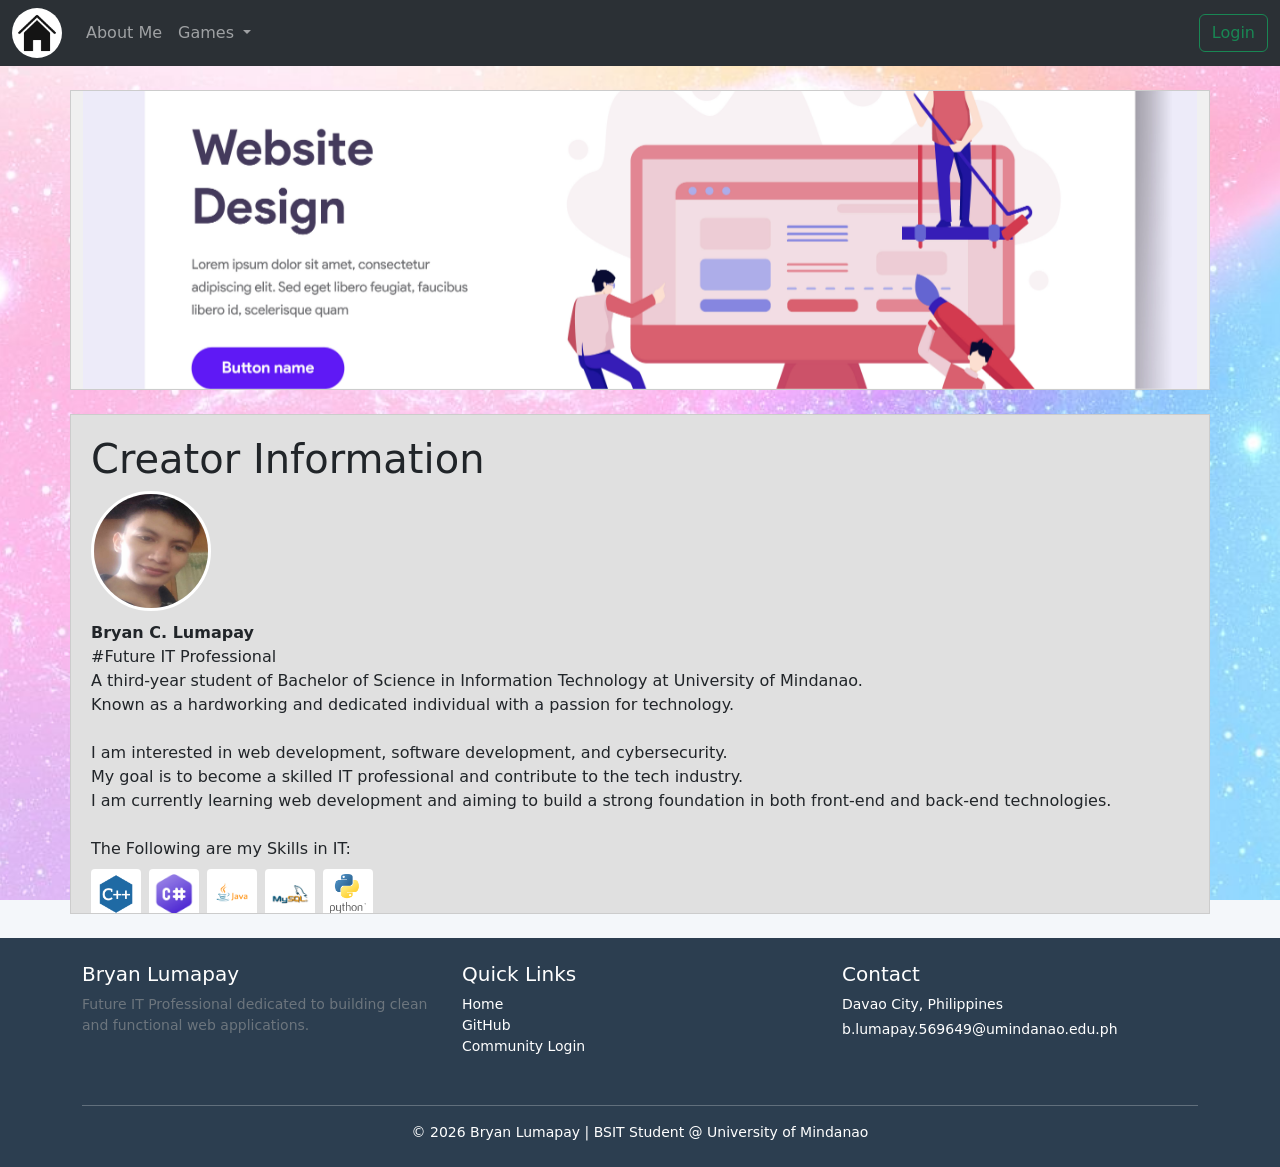
<file: index.html>
<!doctype html>
<html lang="en">
  <head>
    <meta charset="utf-8">
    <meta name="viewport" content="width=device-width, initial-scale=1">
    <title>Bryan's Website</title>
    <link href="https://cdn.jsdelivr.net/npm/bootstrap@5.3.8/dist/css/bootstrap.min.css" rel="stylesheet" integrity="sha384-sRIl4kxILFvY47J16cr9ZwB07vP4J8+LH7qKQnuqkuIAvNWLzeN8tE5YBujZqJLB" crossorigin="anonymous">
    <link rel="stylesheet" href="index.css">
  </head>

  <!-- ...................................................................  -->
  <body style="
  background-image: url('imgfiles/bg_image.png');
    background-size: cover;
    background-position: center;
    background-repeat: no-repeat;
    background-attachment: fixed;
    background-color: #f4f7fa; 
    
    min-height: 100vh;
    margin: 0;
  ">
    <nav class="navbar navbar-expand-lg bg-body-tertiary" data-bs-theme="dark">
  <div class="container-fluid">
    <a class="navbar-brand" href="index.html" id="home_img"></a>
    <button class="navbar-toggler" type="button" data-bs-toggle="collapse" data-bs-target="#navbarSupportedContent" aria-controls="navbarSupportedContent" aria-expanded="false" aria-label="Toggle navigation">
      <span class="navbar-toggler-icon"></span>
    </button>
    <div class="collapse navbar-collapse" id="navbarSupportedContent">
      <ul class="navbar-nav me-auto mb-2 mb-lg-0">
        <!-- buttons  -->
        <li class="nav-item">
          <a class="nav-link" href="https://github.com/blumapay569649-design/AboutME">About Me</a>
        </li>
        <li class="nav-item dropdown">
          <a class="nav-link dropdown-toggle" href="#" role="button" data-bs-toggle="dropdown" aria-expanded="false">
            Games
          </a>
          <ul class="dropdown-menu">
            <li><hr class="dropdown-divider">---Competitive---</li>
            <li><a class="dropdown-item" href="https://store.steampowered.com/app/570/Dota_2/">Dota 2</a></li>
            <li><a class="dropdown-item" href="https://playvalorant.com/en-gb/">Valorant</a></li>
            <li><a class="dropdown-item" href="https://www.leagueoflegends.com/en-ph/">League of Legends</a></li>
            <li><a class="dropdown-item" href="https://www.mobilelegends.com/">Mobile Legends</a></li>
            <li><hr class="dropdown-divider">---Gacha---</li>
            <li><a class="dropdown-item" href="https://wutheringwaves.kurogames.com/en/">Wuthering Waves</a></li>
            <li><a class="dropdown-item" href="https://hsr.hoyoverse.com/en-us/">Honkai Star Rail</a></li>
            <li><a class="dropdown-item" href="https://zenless.hoyoverse.com/en-us/">Zenless Zone Zero</a></li>
            <li><a class="dropdown-item" href="https://endfield.gryphline.com/en-us">Arknights: Endfield</a></li>
          </ul>
        </li>
      </ul>
      <form class="d-flex" role="search">
        <a class="btn btn-outline-success" href="login.html" role="button">Login</a>
      </form>
    </div>
  </div>
</nav>
<!-- ...................................................................  -->
    <!-- CAROUSEL -->
    <div class="container mt-4" style="height: 300px; background-color: #f0f0f0; border: 1px solid #ccc; overflow: hidden;"> <div id="carouselExample" class="carousel slide h-100 w-100">
    <div class="carousel-inner h-100">
      <div class="carousel-item active h-100">  <!-- ! -->
        <img src="imgfiles/web1.png" class="d-block w-100 h-100" alt="..." style="object-fit: cover;">
      </div>
    <div class="carousel-item">  <!-- ! -->
      <img src="imgfiles/web2.png" class="d-block w-100 h-100" alt="..." style="object-fit: cover;">
    </div>
    <div class="carousel-item">  <!-- ! -->
      <img src="imgfiles/web3.png" class="d-block w-100 h-100" alt="..." style="object-fit: cover;">
    </div>
  </div>
  <button class="carousel-control-prev" type="button" data-bs-target="#carouselExample" data-bs-slide="prev">
    <span class="carousel-control-prev-icon" aria-hidden="true"></span>
    <span class="visually-hidden">Previous</span>
  </button>
  <button class="carousel-control-next" type="button" data-bs-target="#carouselExample" data-bs-slide="next">
    <span class="carousel-control-next-icon" aria-hidden="true"></span>
    <span class="visually-hidden">Next</span>
  </button>
</div>
    </div>
    
<!-- ...................................................................  -->
    <!-- body -->
     <div class="container window-container scroll-window">
    <div class="">
      <h1>Creator Information</h1>
        <img src="imgfiles/me.png" alt="profilepic" id="profilepic">
        <div><strong>Bryan C. Lumapay</strong><br>#Future IT Professional</div>
        <p class="textcolor">
            A third-year student of Bachelor of Science in Information Technology at University of Mindanao.
            <br>Known as a hardworking and dedicated individual with a passion for technology. 
            <br>
            <br> I am interested in web development, software development, and cybersecurity.
            <br> My goal is to become a skilled IT professional and contribute to the tech industry.
            <br> I am currently learning web development and aiming to build a strong foundation in both front-end and back-end technologies.
        </p>
    </div>

    <div class="mt-4">
        <span class="div-label">The Following are my Skills in IT:</span>
        <div class="d-flex gap-2 flex-wrap mt-2">
          <img src="imgfiles/c++.png" class="skill-icon" alt="">
          <img src="imgfiles/csharp.png" class="skill-icon" alt="">
            <img src="imgfiles/java.png" class="skill-icon" alt="">
            <img src="imgfiles/mysql.png" class="skill-icon" alt="">
            <img src="imgfiles/python.png" class="skill-icon" alt="">
        </div>
    </div>

    <div class="">
        <span class="div-label"><br>What's my projects and achievements?</span>
        <p class="textcolor">
            This is one of my projects, that is to create a portfolio in html. 
            <br>
            <br> Blood Bank Management System is my final project during my 2nd year.
            <br> <button onclick="window.location.href='https://drive.google.com/drive/folders/1av3ay-Np_PzhfAetiL0M91vg0GAZExA1?usp=sharing'">LINK</button>
            <br>
        </p>
    </div>
</div>

<!-- footer -->
<footer class="container-fluid mt-4 py-4" style="background-color: #2c3e50; color: white;">
    <div class="container">
        <div class="row">
            <div class="col-md-4 mb-3">
                <h5>Bryan Lumapay</h5>
                <p class="small text-secondary">Future IT Professional dedicated to building clean and functional web applications.</p>
            </div>
            
            <div class="col-md-4 mb-3">
                <h5>Quick Links</h5>
                <ul class="list-unstyled small">
                    <li><a href="index.html" class="text-white text-decoration-none">Home</a></li>
                    <li><a href="https://github.com/blumapay569649-design" class="text-white text-decoration-none">GitHub</a></li>
                    <li><a href="login.html" class="text-white text-decoration-none">Community Login</a></li>
                </ul>
            </div>
            
            <div class="col-md-4 mb-3">
                <h5>Contact</h5>
                <p class="small mb-1">Davao City, Philippines</p>
                <p class="small">b.lumapay.569649@umindanao.edu.ph</p>
            </div>
        </div>
        <hr class="bg-secondary">
        <div class="text-center small">
            &copy; 2026 Bryan Lumapay | BSIT Student @ University of Mindanao
        </div>
    </div>
</footer>

    <script src="https://cdn.jsdelivr.net/npm/bootstrap@5.3.8/dist/js/bootstrap.bundle.min.js" integrity="sha384-FKyoEForCGlyvwx9Hj09JcYn3nv7wiPVlz7YYwJrWVcXK/BmnVDxM+D2scQbITxI" crossorigin="anonymous"></script>
  </body>

</html>
</file>
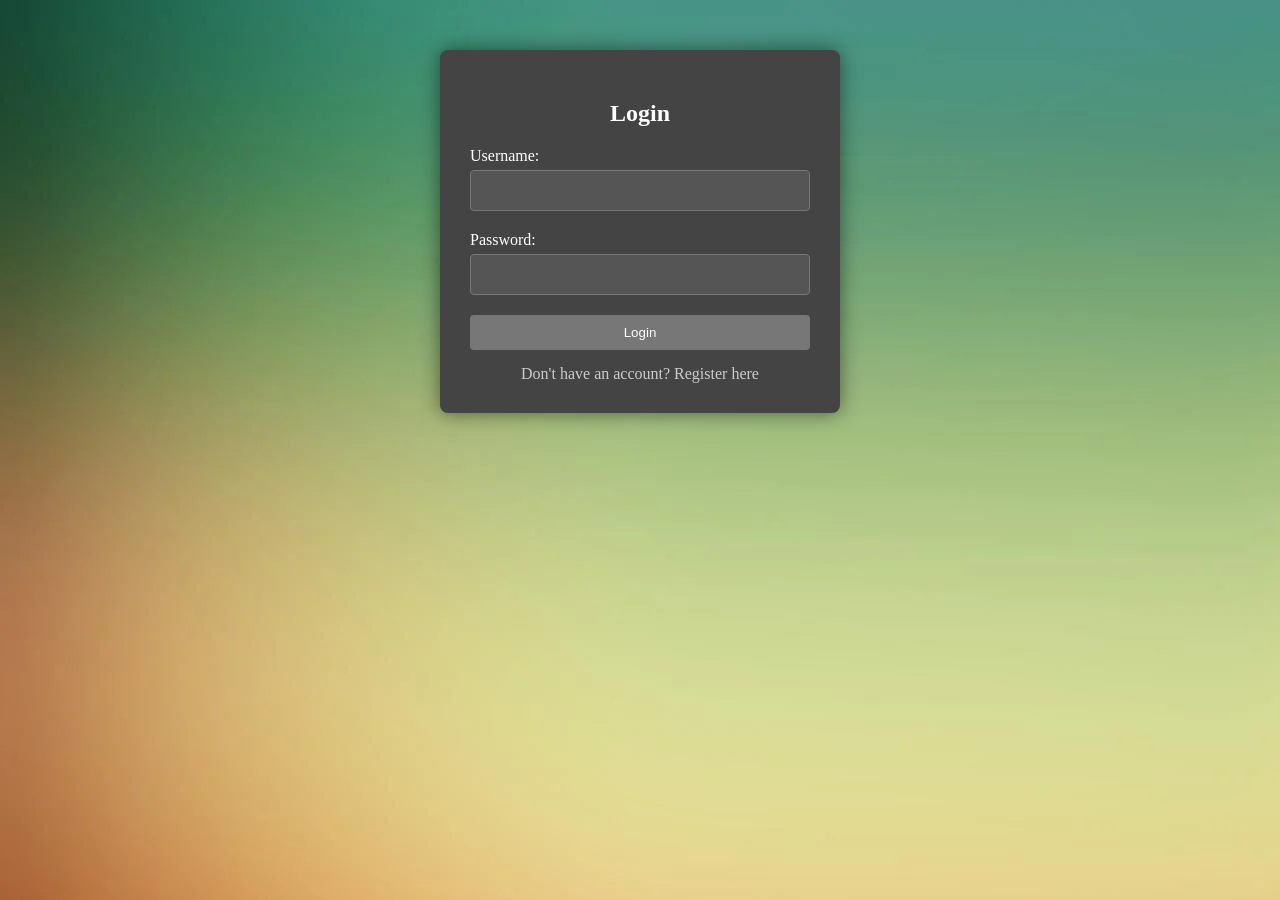
<file: login.html>
<!DOCTYPE html>
<html lang="en">
<head>
    <meta charset="UTF-8">
    <meta name="viewport" content="width=device-width, initial-scale=1.0">
    <title>User Login</title>
    <link rel="stylesheet" href="login.css">
</head>
<body id="body">
    <div class="login-form">
        <h2>Login</h2>
        <form action="/login" method="post">
            <label for="username">Username:</label>
            <input type="text" id="username" name="username" required>

            <label for="password">Password:</label>
            <input type="password" id="password" name="password" required>

            <button type="submit">Login</button>
        </form>
        <div class="register-link">
            <a href="register.html">Don't have an account? Register here</a>
        </div>
    </div>
</body>
</html>
</file>
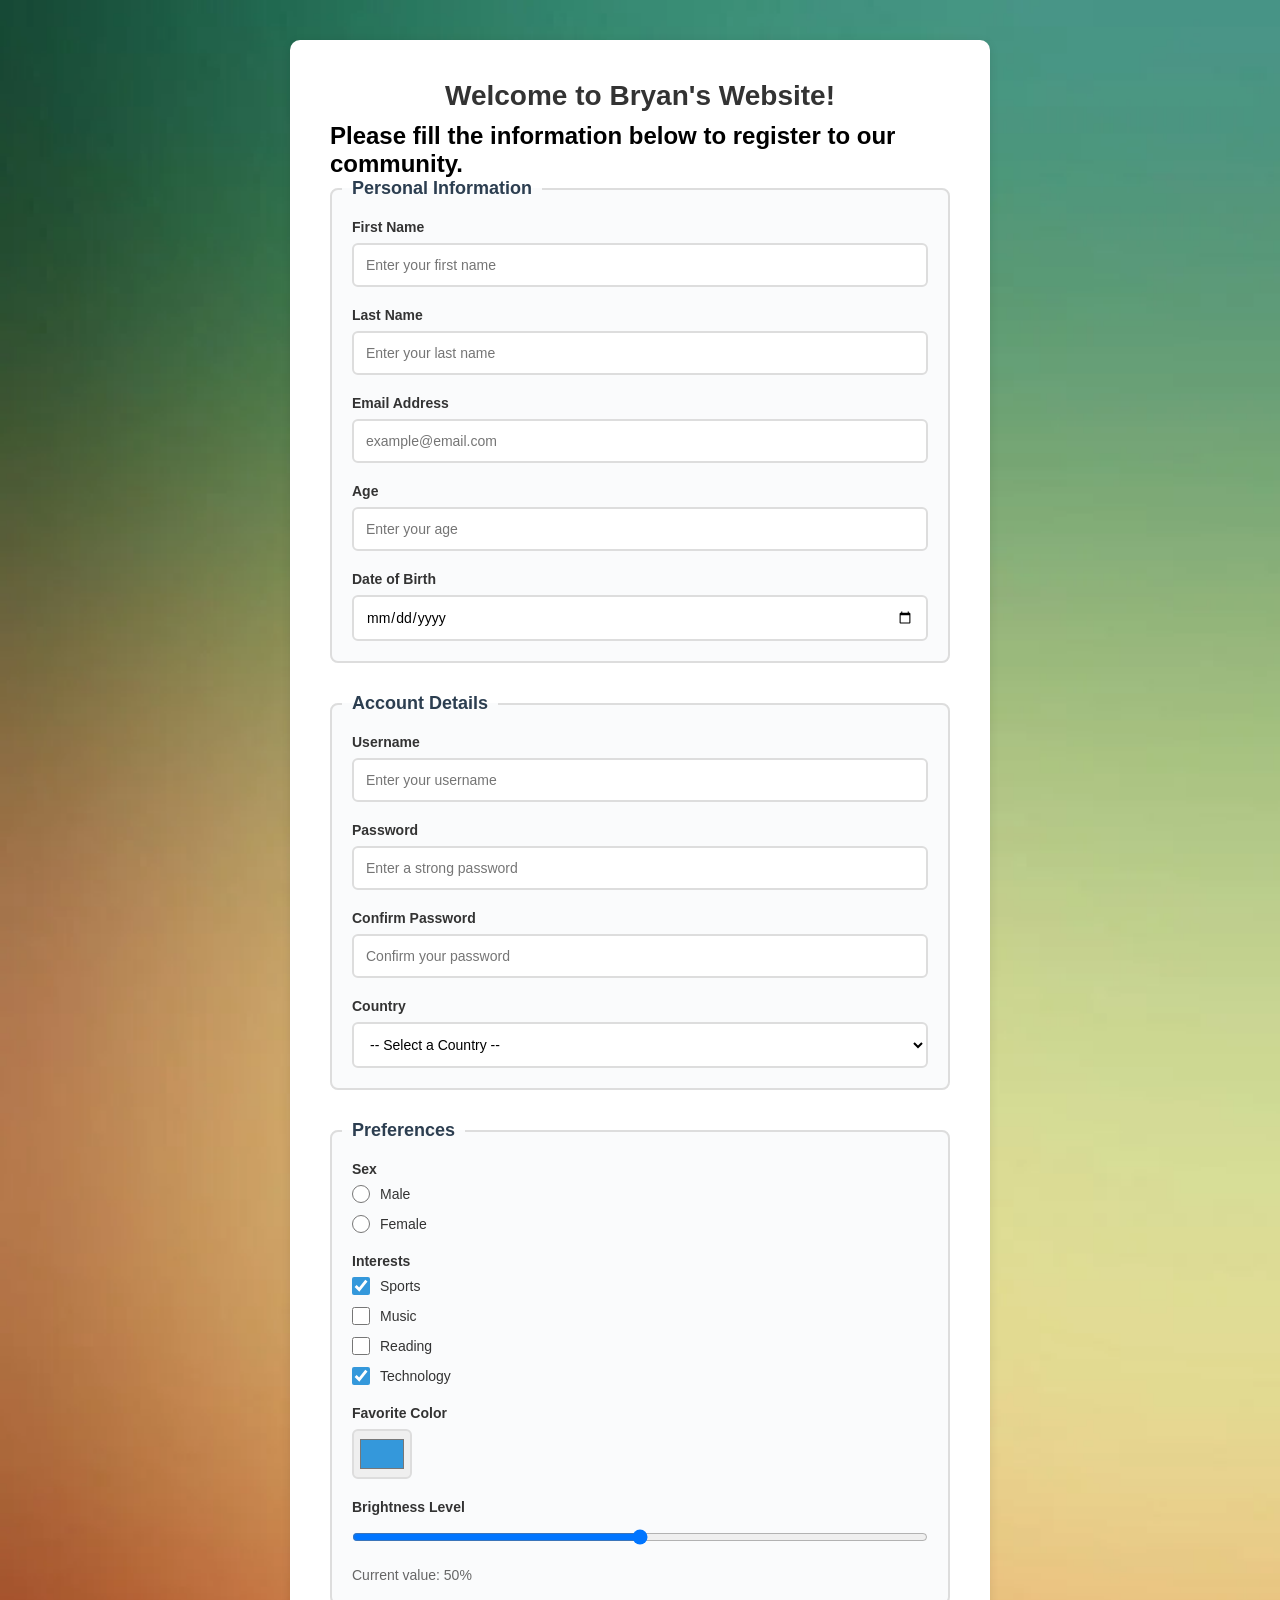
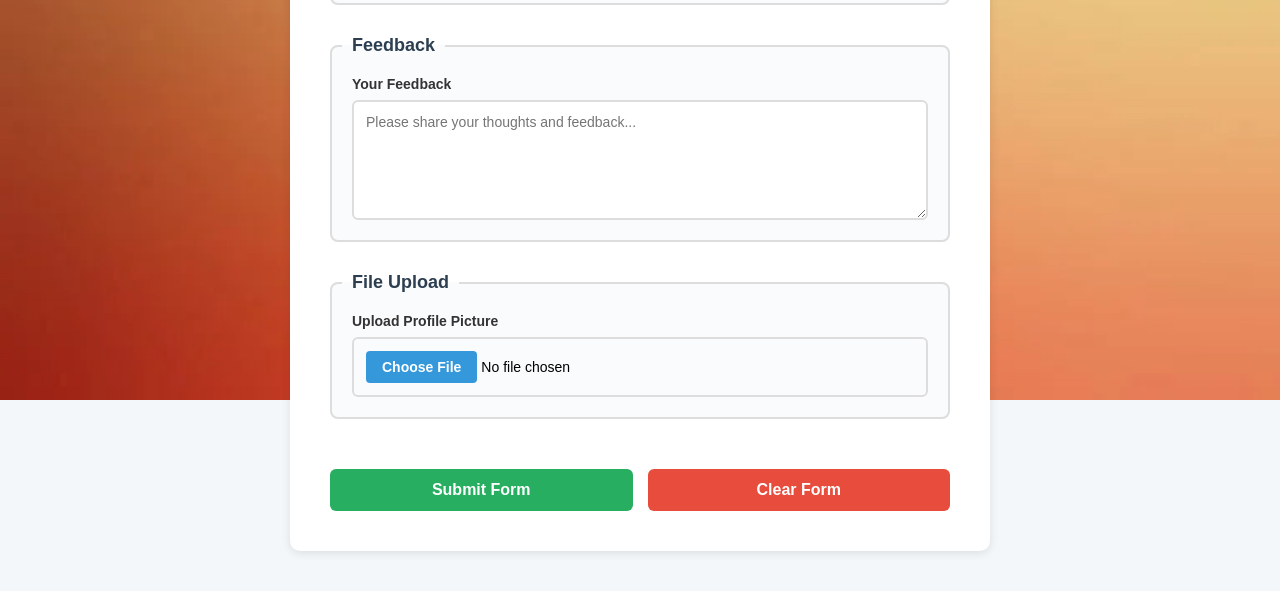
<file: register.html>
<!DOCTYPE html>
<html lang="en">
<head>
    <meta charset="UTF-8">
    <meta name="viewport" content="width=device-width, initial-scale=1.0">
    <title>Register</title>
    <link rel="stylesheet" href="register.css">
</head>
<body>
    <div class="container">
        <h1>Welcome to Bryan's Website!</h1>
        <h2>Please fill the information below to register to our community.</h2>

        <form action="index.html" method="post" autocomplete="on" target="_self" id="landingForm">
            
            <fieldset>
                <legend>Personal Information</legend>
                
                <div class="form-group">
                    <label for="firstName">First Name</label>
                    <input type="text" id="firstName" name="firstName" placeholder="Enter your first name" required maxlength="50">
                </div>

                <div class="form-group">
                    <label for="lastName">Last Name</label>
                    <input type="text" id="lastName" name="lastName" placeholder="Enter your last name" required maxlength="50">
                </div>

                <div class="form-group">
                    <label for="email">Email Address</label>
                    <input type="email" id="email" name="email" placeholder="example@email.com" required>
                </div>

                <div class="form-group">
                    <label for="age">Age</label>
                    <input type="number" id="age" name="age" placeholder="Enter your age" min="18" max="120" required>
                </div>

                <div class="form-group">
                    <label for="birthDate">Date of Birth</label>
                    <input type="date" id="birthDate" name="birthDate" required>
                </div>
            </fieldset>

            <fieldset>
                <legend>Account Details</legend>
                
                <div class="form-group">
                    <label for="username">Username</label>
                    <input type="text" id="username" name="username" placeholder="Enter your username" required>
                </div>

                <div class="form-group">
                    <label for="password">Password</label>
                    <input type="password" id="password" name="password" placeholder="Enter a strong password" required>
                </div>

                <div class="form-group">
                    <label for="confirmPassword">Confirm Password</label>
                    <input type="password" id="confirmPassword" name="confirmPassword" placeholder="Confirm your password" required>
                </div>

                <div class="form-group">
                    <label for="country">Country</label>
                    <select id="country" name="country" required>
                        <option value="">-- Select a Country --</option>
                        <option value="usa">United States</option>
                        <option value="canada">Canada</option>
                        <option value="uk">United Kingdom</option>
                        <option value="australia">Australia</option>
                        <option value="india">Philippines</option>
                        <option value="other">Other</option>
                    </select>
                </div>
            </fieldset>

            <fieldset>
                <legend>Preferences</legend>
                
                <div class="form-group">
                    <label>Sex</label>
                    <div class="radio-group">
                        <div class="radio-item">
                            <input type="radio" id="male" name="gender" value="male" required>
                            <label for="male">Male</label>
                        </div>
                        <div class="radio-item">
                            <input type="radio" id="female" name="gender" value="female">
                            <label for="female">Female</label>
                        </div>
                    </div>
                </div>

                <div class="form-group">
                    <label>Interests</label>
                    <div class="checkbox-group">
                        <div class="checkbox-item">
                            <input type="checkbox" id="sports" name="interests" value="sports" checked>
                            <label for="sports">Sports</label>
                        </div>
                        <div class="checkbox-item">
                            <input type="checkbox" id="music" name="interests" value="music">
                            <label for="music">Music</label>
                        </div>
                        <div class="checkbox-item">
                            <input type="checkbox" id="reading" name="interests" value="reading">
                            <label for="reading">Reading</label>
                        </div>
                        <div class="checkbox-item">
                            <input type="checkbox" id="technology" name="interests" value="technology" checked>
                            <label for="technology">Technology</label>
                        </div>
                    </div>
                </div>

                <div class="form-group">
                    <label for="colorPref">Favorite Color</label>
                    <input type="color" id="colorPref" name="colorPref" value="#3498db">
                </div>

                <div class="form-group">
                    <label for="brightness">Brightness Level</label>
                    <input type="range" id="brightness" name="brightness" min="0" max="100" value="50">
                    <div class="range-value">Current value: <span id="brightnessValue">50</span>%</div>
                </div>
            </fieldset>

            <fieldset>
                <legend>Feedback</legend>
                
                <div class="form-group">
                    <label for="feedback">Your Feedback</label>
                    <textarea id="feedback" name="feedback" placeholder="Please share your thoughts and feedback..."></textarea>
                </div>
            </fieldset>

            <fieldset>
                <legend>File Upload</legend>
                
                <div class="form-group">
                    <label for="profilePicture">Upload Profile Picture</label>
                    <input type="file" id="profilePicture" name="profilePicture">
                </div>
            </fieldset>
            <div class="button-group">
                <input type="submit" value="Submit Form">
                <input type="reset" value="Clear Form">
            </div>
        </form>
    </div>
            <script src="script.js"></script>
</body>
</html>
</file>
<file: index.css>
.window-container {
    overflow: hidden;
    border: 1px solid #ccc;
    margin-top: 1.5rem;
  }

  .scroll-window {
    height: 500px;
    background-color: #e0e0e0;
    overflow-y: auto;
    padding: 20px;
  }

  .skill-icon {
    width: 50px;
    height: 50px;
    object-fit: contain;
    background-color: white;
    border-radius: 4px;
    padding: 5px;
  }

  #profilepic {
    width: 120px;
    height: 120px;
    object-fit: cover;
    border-radius: 50%;
    border: 3px solid #fff;
    margin-bottom: 10px;
  }

  .footer-window {
    height: 150px;
    background-color: #d0d0d0;
    margin-bottom: 30px;
    display: flex;
    align-items: center;
    justify-content: center;
    text-align: center;

  }
#home_img{
    background-image: url('imgfiles/home.jpg');
    background-size: contain;
    background-repeat: no-repeat;
    min-height: 50px;
    min-width: 50px;
    border-radius: 50%;
  }
</file>
<file: login.css>
.login-form {
    max-width: 400px;
    margin: 50px auto;
    padding: 30px;
    background-color: #444;
    border-radius: 8px;
    box-shadow: 0 0 20px rgba(0,0,0,0.5);
    color: white;
    box-sizing: border-box;
}
.login-form * {
    box-sizing: border-box;
}
.login-form h2 {
    text-align: center;
    margin-bottom: 20px;
}
.login-form label {
    display: block;
    margin-bottom: 5px;
}
.login-form input[type="text"],
.login-form input[type="password"] {
    width: 100%;
    padding: 12px;
    margin-bottom: 20px;
    border: 1px solid #777;
    border-radius: 4px;
    background-color: #555;
    color: white;
    display: block;
}
.login-form button {
    width: 100%;
    padding: 10px;
    background-color: #777;
    color: white;
    border: none;
    border-radius: 4px;
    cursor: pointer;
}
.login-form button:hover {
    background-color: #999;
}
.login-form .register-link {
    text-align: center;
    margin-top: 15px;
        }
.login-form .register-link a {
    color: #ccc;
    text-decoration: none;
}
.login-form .register-link a:hover {
    text-decoration: underline;

}

#body {
    background-image: url('imgfiles/bg_img.png');
    background-size: fill;
    background-repeat: no-repeat;
    border-radius: 50%;
}
</file>
<file: register.css>
* {
            margin: 0;
            padding: 0;
            box-sizing: border-box;
        }

        body {
            background-color: #f4f7fa;
            font-family: 'Segoe UI', Tahoma, Geneva, Verdana, sans-serif;
            padding: 40px 20px;
            min-height: 100vh;
            background-image: url('imgfiles/bg_img.png');
                background-size: 250%;
                background-repeat: no-repeat;
                border-radius: 50%;
}
        

        .container {
            max-width: 700px;
            margin: 0 auto;
            background-color: white;
            padding: 40px;
            border-radius: 10px;
            box-shadow: 0 2px 10px rgba(0, 0, 0, 0.1);
        }

        h1 {
            text-align: center;
            color: #333;
            margin-bottom: 10px;
            font-size: 28px;
        }

        .subtitle {
            text-align: center;
            color: #666;
            margin-bottom: 30px;
            font-size: 14px;
        }

        form {
            display: flex;
            flex-direction: column;
            gap: 30px;
        }

        fieldset {
            border: 2px solid #ddd;
            border-radius: 8px;
            padding: 20px;
            margin: 0;
            background-color: #fafbfc;
        }

        legend {
            font-size: 18px;
            font-weight: bold;
            color: #2c3e50;
            padding: 0 10px;
            margin-left: -10px;
        }

        .form-group {
            display: flex;
            flex-direction: column;
            gap: 8px;
            margin-bottom: 20px;
        }

        .form-group:last-child {
            margin-bottom: 0;
        }

        label {
            font-weight: 600;
            color: #333;
            font-size: 14px;
        }

        input[type="text"],
        input[type="password"],
        input[type="email"],
        input[type="number"],
        input[type="date"],
        input[type="file"],
        input[type="range"],
        input[type="color"],
        textarea,
        select {
            padding: 12px;
            border: 2px solid #ddd;
            border-radius: 6px;
            font-size: 14px;
            font-family: inherit;
            transition: border-color 0.3s ease, box-shadow 0.3s ease;
        }

        input[type="text"]:focus,
        input[type="password"]:focus,
        input[type="email"]:focus,
        input[type="number"]:focus,
        input[type="date"]:focus,
        input[type="file"]:focus,
        textarea:focus,
        select:focus {
            outline: none;
            border-color: #3498db;
            box-shadow: 0 0 5px rgba(52, 152, 219, 0.3);
        }

        textarea {
            resize: vertical;
            min-height: 120px;
            font-family: inherit;
        }

        select {
            cursor: pointer;
            background-color: white;
        }

        .radio-group,
        .checkbox-group {
            display: flex;
            flex-direction: column;
            gap: 12px;
        }

        .radio-item,
        .checkbox-item {
            display: flex;
            align-items: center;
            gap: 10px;
        }

        input[type="radio"],
        input[type="checkbox"] {
            width: 18px;
            height: 18px;
            cursor: pointer;
            accent-color: #3498db;
        }

        input[type="radio"] + label,
        input[type="checkbox"] + label {
            margin-bottom: 0;
            cursor: pointer;
            font-weight: 500;
        }

        input[type="range"] {
            width: 100%;
            height: 8px;
            cursor: pointer;
        }

        input[type="color"] {
            width: 60px;
            height: 50px;
            cursor: pointer;
            padding: 4px;
        }

        .button-group {
            display: flex;
            gap: 15px;
            justify-content: center;
            margin-top: 20px;
        }

        button,
        input[type="submit"],
        input[type="reset"] {
            padding: 12px 30px;
            font-size: 16px;
            font-weight: 600;
            border: none;
            border-radius: 6px;
            cursor: pointer;
            transition: all 0.3s ease;
            font-family: inherit;
        }

        input[type="submit"],
        button[type="submit"] {
            background-color: #27ae60;
            color: white;
            flex: 1;
        }

        input[type="submit"]:hover,
        button[type="submit"]:hover {
            background-color: #229954;
            transform: translateY(-2px);
            box-shadow: 0 4px 12px rgba(39, 174, 96, 0.3);
        }

        input[type="reset"],
        button[type="reset"] {
            background-color: #e74c3c;
            color: white;
            flex: 1;
        }

        input[type="reset"]:hover,
        button[type="reset"]:hover {
            background-color: #c0392b;
            transform: translateY(-2px);
            box-shadow: 0 4px 12px rgba(231, 76, 60, 0.3);
        }

        button {
            background-color: #3498db;
            color: white;
        }

        button:hover {
            background-color: #2980b9;
            transform: translateY(-2px);
            box-shadow: 0 4px 12px rgba(52, 152, 219, 0.3);
        }

        input:disabled,
        textarea:disabled,
        select:disabled {
            background-color: #ecf0f1;
            color: #95a5a6;
            cursor: not-allowed;
        }

        input:readonly,
        textarea:readonly {
            background-color: #f8f9fa;
            color: #555;
        }

        .two-column {
            display: grid;
            grid-template-columns: 1fr 1fr;
            gap: 20px;
        }

        .range-value {
            margin-top: 8px;
            font-size: 14px;
            color: #666;
            font-weight: 500;
        }

        .required-note {
            font-size: 12px;
            color: #e74c3c;
            margin-top: 20px;
            text-align: center;
        }

        input[type="file"]::file-selector-button {
            background-color: #3498db;
            color: white;
            padding: 8px 16px;
            border: none;
            border-radius: 4px;
            cursor: pointer;
            font-weight: 600;
            transition: background-color 0.3s ease;
        }

        input[type="file"]::file-selector-button:hover {
            background-color: #2980b9;
        }

        /* Mobile Adjust */
        @media (max-width: 480px) {
    body {
        padding: 10px;
    }

    .container {
        padding: 20px;
    }

    h1 {
        font-size: 22px;
    }

    input[type="file"] {
        max-width: 100%;
        white-space: normal;
        word-break: break-all;
        font-size: 12px;
        padding: 8px;
    }

    .button-group {
        flex-direction: column;
    }

}
</file>
